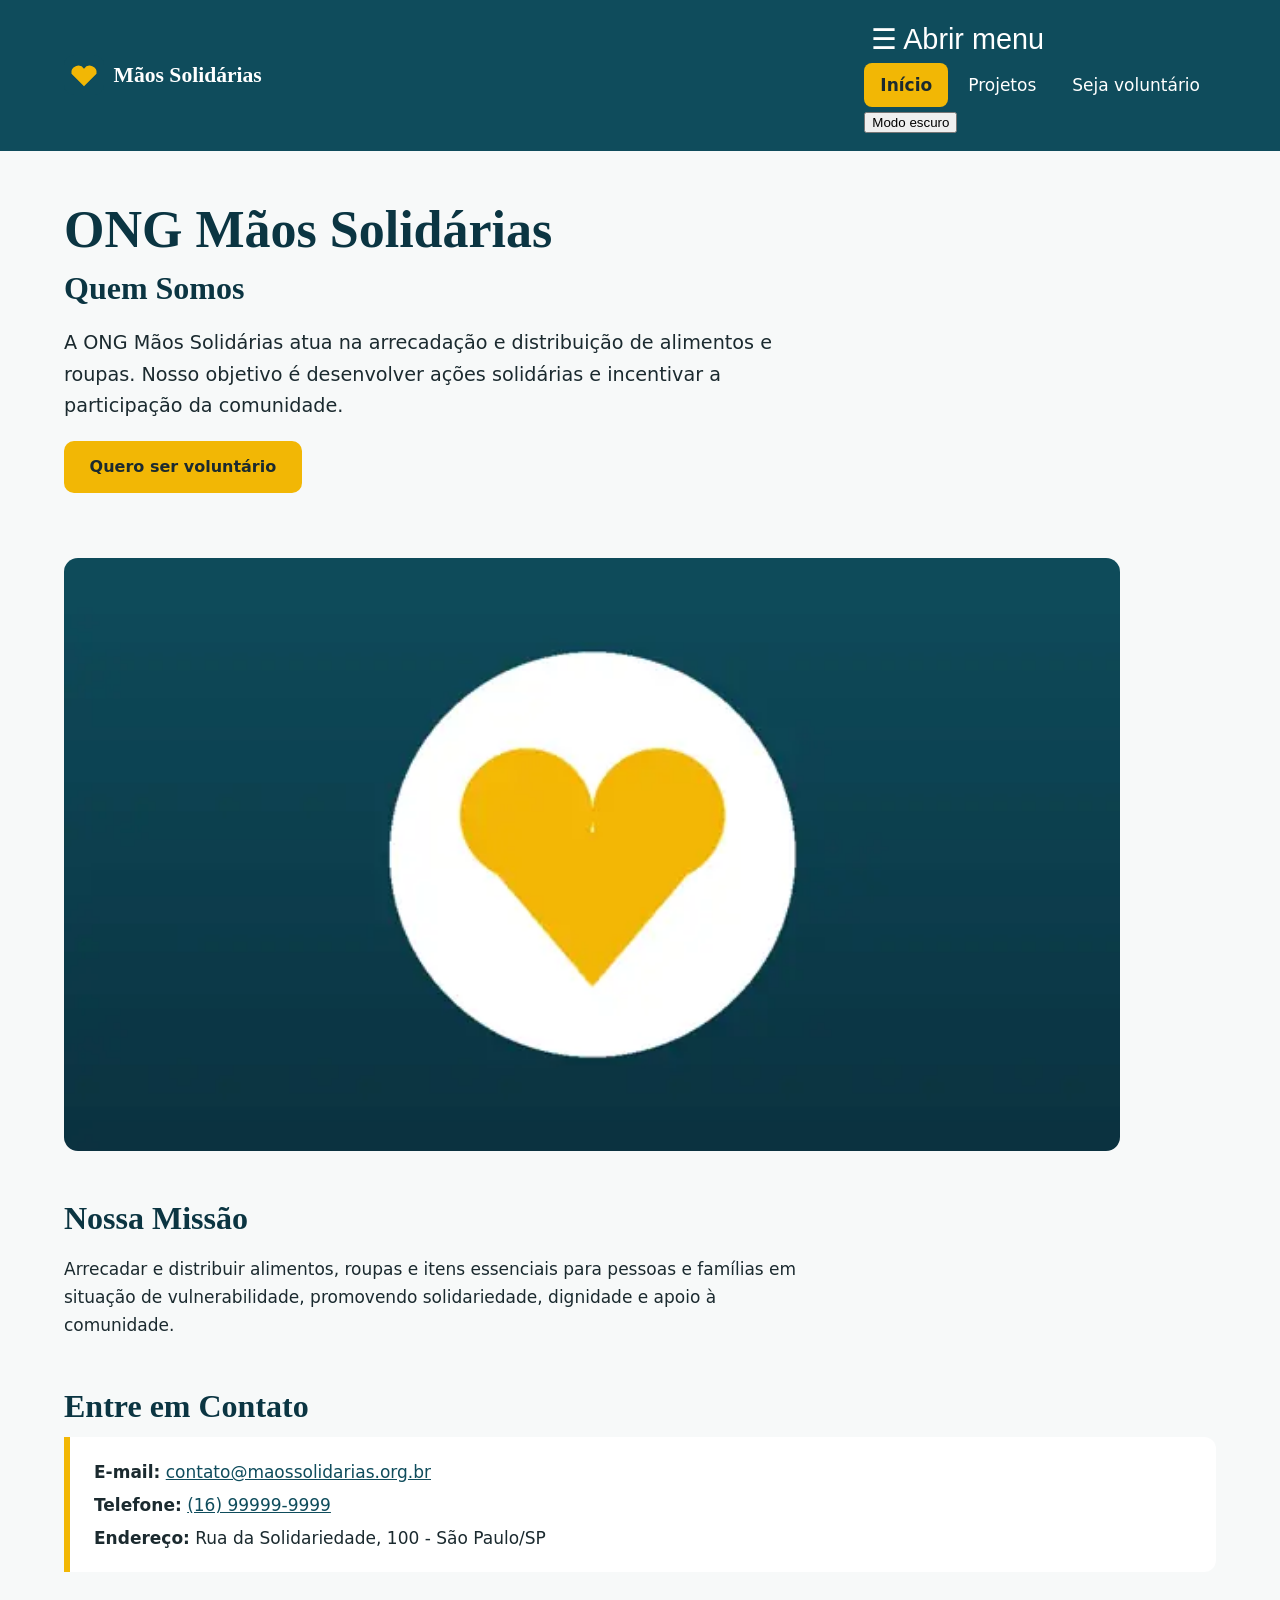
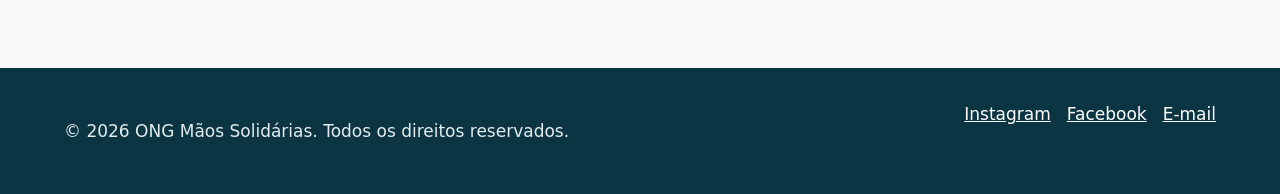
<file: html/index.html>
<!DOCTYPE html>
<html lang="pt-BR">
<head>
  <meta charset="UTF-8">
  <meta name="viewport" content="width=device-width, initial-scale=1">
  <title>Início | ONG Mãos Solidárias</title>
  <meta name="description" content="ONG Mãos Solidárias: arrecadação e distribuição de alimentos e roupas para famílias em vulnerabilidade.">
  <link rel="icon" href="../imagens/favicon.svg" type="image/svg+xml">
<link rel="stylesheet" href="../css/style.css">
</head>
<body>
<a class="pular" href="#conteudo">Ir para o conteúdo</a>
<header>
  <div class="container">
    <a class="marca" href="index.html"><img src="../imagens/favicon.svg" alt="" width="40" height="40">Mãos Solidárias</a>
    
<nav class="menu" aria-label="Menu principal">

  <button class="menu-toggle"
          aria-expanded="false"
          aria-controls="menu-principal">
    ☰ <span class="sr-only">Abrir menu</span>
  </button>

  <ul id="menu-principal" class="menu-list">

    <li>
      <a href="index.html" aria-current="page">Início</a>
    </li>

    <li class="dropdown">
      <a href="/projetos" data-route>Projetos</a>

      <ul class="submenu">
        <li><a href="projetos.html#alimentos">Alimentos</a></li>
        <li><a href="projetos.html#roupas">Roupas</a></li>
        <li><a href="projetos.html#voluntariado">Voluntariado</a></li>
      </ul>
    </li>

    <li>
      <a href="cadastro.html">Seja voluntário</a>
    </li>

  </ul>

  <button id="tema-toggle" type="button" aria-pressed="false">
  Modo escuro
</button>

</nav>


  </div>
</header>

<main id="conteudo">
  <div id="app"></div>
</main>

<footer>
  <div class="container">
    <p>&copy; 2026 ONG Mãos Solidárias. Todos os direitos reservados.</p>
    <ul aria-label="Redes sociais">
      <li><a href="https://www.instagram.com/" rel="noopener">Instagram</a></li>
      <li><a href="https://www.facebook.com/" rel="noopener">Facebook</a></li>
      <li><a href="mailto:contato@maossolidarias.org.br">E-mail</a></li>
    </ul>
  </div>
</footer>
<script src="../js/menu.js"></script>
<script src="../js/storage.js"></script>
<script src="../js/router.js"></script>
</body>
</html>
</file>
<file: css/style.css>
:root{--verde:#0F4C5C;--verde-esc:#0B3542;--ouro:#F2B705;--fundo:#F7F9F9;--texto:#1B2A2F;--erro:#B3261E;--ok:#1E7B4B;--borda:#B9C7CB}
*{box-sizing:border-box}
html{scroll-behavior:smooth}
body{margin:0;font:1.0625rem/1.65 "Segoe UI",system-ui,-apple-system,Roboto,sans-serif;color:var(--texto);background:var(--fundo)}
h1,h2,h3{font-family:Georgia,"Times New Roman",serif;line-height:1.2;color:var(--verde-esc)}
h1{font-size:clamp(2rem,5vw,3.25rem);margin:0 0 .5rem}
h2{font-size:clamp(1.5rem,3vw,2rem);margin:0 0 .75rem}
a{color:var(--verde)}
:focus-visible{outline:3px solid var(--ouro);outline-offset:3px}
.pular{position:absolute;left:-999px;background:var(--ouro);color:#000;padding:.5rem 1rem;z-index:10}
.pular:focus{left:1rem;top:1rem}
.container{width:min(1080px,92%);margin-inline:auto}
.grid-12{
    display:grid;
    grid-template-columns:repeat(12,1fr);
    gap:1rem;
}
header{background:var(--verde);color:#fff}
header .container{display:flex;flex-wrap:wrap;align-items:center;justify-content:space-between;gap:.75rem 2rem;padding-block:1rem}
.marca{display:flex;align-items:center;gap:.6rem;font:700 1.35rem Georgia,serif;color:#fff;text-decoration:none}
.marca img{width:40px;height:40px;border-radius:10px}
nav ul{
    display:flex;
    flex-wrap:wrap;
    gap:.25rem;
    list-style:none;
    margin:0;
    padding:0;
}

nav a{
    display:block;
    padding:.5rem 1rem;
    color:#fff;
    text-decoration:none;
    border-radius:8px;
}

nav a:hover{
    background:rgba(255,255,255,.14);
}

/* Botão hambúrguer */
.menu-toggle{
    display:none;
    background:none;
    border:0;
    color:#fff;
    font-size:1.8rem;
    cursor:pointer;
}

/* Dropdown */
.dropdown{
    position:relative;
}

.submenu{
    display:none;
    position:absolute;
    top:100%;
    left:0;
    min-width:180px;
    background:var(--verde-esc);
    list-style:none;
    margin:0;
    padding:.5rem;
    z-index:20;
}

/* Exibe o submenu */
.dropdown:hover .submenu,
.dropdown:focus-within .submenu{
    display:block;
}
nav a[aria-current="page"]{background:var(--ouro);color:#1B2A2F;font-weight:700}
main{padding-block:2.5rem}
section{margin-bottom:3rem}
.hero{
    display:grid;
    grid-template-columns:1fr;
    gap:2rem;
    align-items:center;
}
.grid-12{
    display:grid;
    grid-template-columns:repeat(12,1fr);
    gap:1rem;
}

.hero-texto{
    grid-column:span 7;
}

.hero-imagem{
    grid-column:span 5;
}
img{max-width:100%;height:auto;display:block}
.hero img,.card img{border-radius:14px}
.lead{font-size:1.2rem;max-width:62ch}
p{max-width:70ch}
.btn{display:inline-block;background:var(--ouro);color:#1B2A2F;font-weight:700;padding:.8rem 1.6rem;border:0;border-radius:10px;text-decoration:none;cursor:pointer;font-size:1rem}
.btn:hover{background:#ffc928}
.grade{display:grid;gap:1.5rem;grid-template-columns:repeat(auto-fit,minmax(290px,1fr))}
.card{background:#fff;border:1px solid var(--borda);border-radius:14px;padding:1.25rem}
.card h3{margin:1rem 0 .4rem}
address{font-style:normal;background:#fff;border-left:6px solid var(--ouro);padding:1rem 1.5rem;border-radius:0 12px 12px 0}
address p{margin:.3rem 0}
footer{background:var(--verde-esc);color:#E3ECEE;padding-block:2rem}
footer a{color:#fff}
footer .container{display:flex;flex-wrap:wrap;justify-content:space-between;gap:1rem}
footer ul{list-style:none;margin:0;padding:0;display:flex;gap:1rem}
/* formulário */
form{background:#fff;border:1px solid var(--borda);border-radius:14px;padding:clamp(1rem,3vw,2rem)}
fieldset{border:0;border-top:2px solid var(--verde);margin:0 0 1.5rem;padding:1rem 0 0}
legend{font:700 1.2rem Georgia,serif;color:var(--verde-esc);padding-right:.75rem}
.linha{display:grid;gap:1rem;grid-template-columns:repeat(auto-fit,minmax(220px,1fr));margin-bottom:1rem}
.campo{display:flex;flex-direction:column}
label{font-weight:600;margin-bottom:.3rem}
.dica{font-size:.9rem;color:#4A5E64;margin-top:.25rem}
input,select,textarea{font:inherit;padding:.65rem .75rem;border:2px solid var(--borda);border-radius:8px;background:#fff;color:var(--texto);width:100%}
input:focus,select:focus,textarea:focus{border-color:var(--verde)}
input:user-invalid,select:user-invalid,textarea:user-invalid,.invalido{border-color:var(--erro)}
input:user-valid{border-color:var(--ok)}
.erro{color:var(--erro);font-size:.9rem;min-height:1.2em;margin-top:.25rem}
.opcoes{display:flex;flex-wrap:wrap;gap:.5rem 1.5rem}
.opcoes label{font-weight:400;display:flex;gap:.5rem;align-items:center}
.opcoes input{width:auto}
#status{margin-top:1rem;padding:1rem;border-radius:10px;background:#E4F4EC;border:1px solid var(--ok);color:#0F4D2E}
[hidden]{display:none!important}
@media(prefers-reduced-motion:reduce){html{scroll-behavior:auto}}
.sr{position:absolute;left:-9999px}
/* 1 - Celulares pequenos */
@media (max-width: 480px){
    .container{
        width:94%;
    }

    .hero{
        grid-template-columns:1fr;
        gap:1.5rem;
    }

    nav ul{
        flex-direction:column;
        width:100%;
    }

    nav a{
        text-align:center;
    }

    .btn{
        width:100%;
        text-align:center;
    }
}

/* 2 - Celulares maiores */
@media (min-width:481px) and (max-width:767px){
    .container{
        width:92%;
    }

    .hero{
        grid-template-columns:1fr;
    }

    .grade{
        grid-template-columns:repeat(2,1fr);
    }
}

/* 3 - Tablets */
@media (min-width:768px) and (max-width:991px){
    .container{
        width:90%;
    }

    .hero{
        grid-template-columns:1fr 1fr;
    }

    .grade{
        grid-template-columns:repeat(2,1fr);
    }
}

/* 4 - Notebooks e desktops menores */
@media (min-width:992px) and (max-width:1199px){
    .container{
        width:min(1080px,90%);
    }

    .hero{
        grid-template-columns:1.1fr 1fr;
    }

    .grade{
        grid-template-columns:repeat(3,1fr);
    }
}

/* 5 - Desktops maiores */
@media (min-width:1200px){
    .container{
        width:min(1200px,90%);
    }

    .hero{
        grid-template-columns:1.1fr 1fr;
        gap:3rem;
    }

    .grade{
        grid-template-columns:repeat(3,1fr);
        gap:2rem;
    }

    main{
        padding-block:3rem;
    }
}
@media (max-width: 767px){
    .hero-texto,
    .hero-imagem{
        grid-column:1 / -1;
    }
}
/* MENU RESPONSIVO */

.menu{
    position:relative;
}

.menu-list{
    display:flex;
    flex-wrap:wrap;
    gap:.25rem;
    list-style:none;
    margin:0;
    padding:0;
}

.menu-list a{
    display:block;
    padding:.5rem 1rem;
    color:#fff;
    text-decoration:none;
    border-radius:8px;
}

.menu-list a:hover{
    background:rgba(255,255,255,.14);
}

/* SUBMENU */

.dropdown{
    position:relative;
}

.submenu{
    display:none;
    position:absolute;
    top:100%;
    left:0;
    min-width:180px;
    background:var(--verde-esc);
    list-style:none;
    margin:0;
    padding:.5rem;
    border-radius:0 0 8px 8px;
    z-index:20;
}

/* Mostra o submenu ao passar o mouse */

.dropdown:hover .submenu,
.dropdown:focus-within .submenu{
    display:block;
}

/* BOTÃO HAMBÚRGUER */

.menu-toggle{
    display:none;
    background:none;
    border:0;
    color:#fff;
    font-size:1.8rem;
    cursor:pointer;
    padding:.4rem;
}

/* MENU HAMBÚRGUER EM TELAS PEQUENAS */

@media (max-width: 767px){

    .menu-toggle{
        display:block;
    }

    .menu-list{
        display:none;
        flex-direction:column;
        width:100%;
        margin-top:.5rem;
    }

    .menu-list.aberto{
        display:flex;
    }

    .menu-list li{
        width:100%;
    }

    .menu-list a{
        width:100%;
        text-align:center;
    }

    .submenu{
        position:static;
        width:100%;
        background:var(--verde);
        border-radius:0;
    }

    .dropdown:hover .submenu{
        display:none;
    }

    .dropdown:focus-within .submenu{
        display:block;
    }
}
/* BADGES - ETIQUETAS DE STATUS */

.badge {
    display: inline-block;
    padding: .3rem .8rem;
    border-radius: 20px;
    background: var(--verde);
    color: #fff;
    font-size: .85rem;
    font-weight: 700;
}
.alerta {
    margin: 1rem 0;
    padding: 1rem 1.25rem;
    border: 1px solid var(--ok);
    border-left: 5px solid var(--ok);
    border-radius: 10px;
    background: #E4F4EC;
    color: #0F4D2E;
}

.alerta strong {
    font-weight: 700;
}
.toast {
    position: fixed;
    bottom: 1.5rem;
    right: 1.5rem;
    padding: 1rem 1.25rem;
    background: var(--verde);
    color: #fff;
    border-radius: 10px;
    box-shadow: 0 4px 12px rgba(0, 0, 0, .2);
    z-index: 1000;
}

.toast[hidden] {
    display: none;
}
.menu-toggle{
    display:block !important;
}

/* Modo escuro */
body.modo-escuro {
  background-color: #121212;
  color: #f5f5f5;
}

body.modo-escuro header,
body.modo-escuro footer {
  background-color: #1e1e1e;
  color: #f5f5f5;
}

body.modo-escuro a {
  color: #8ec5ff;
}

body.modo-escuro .hero,
body.modo-escuro section {
  color: #f5f5f5;
}

body.modo-escuro input,
body.modo-escuro textarea,
body.modo-escuro select {
  background-color: #1e1e1e;
  color: #f5f5f5;
  border-color: #aaa;
}

body.modo-escuro #tema-toggle {
  background-color: #f5f5f5;
  color: #121212;
}
</file>
